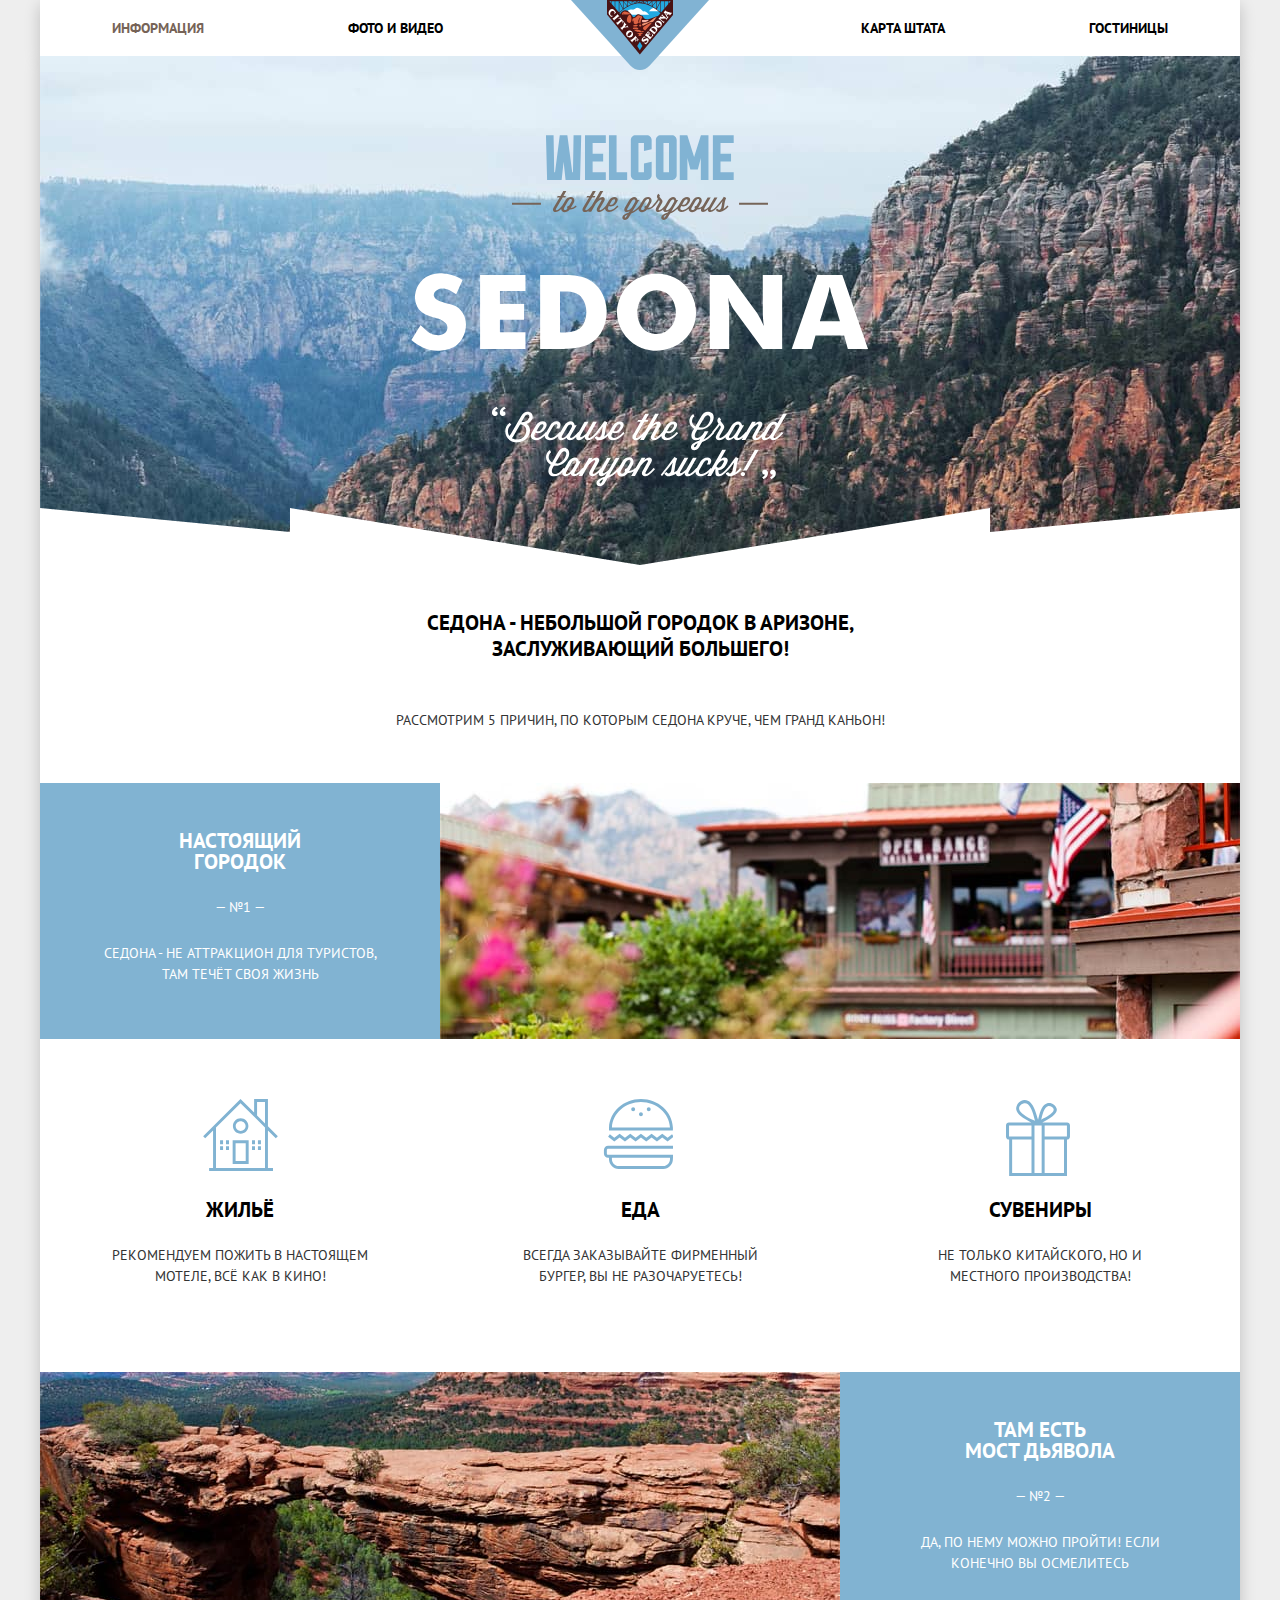
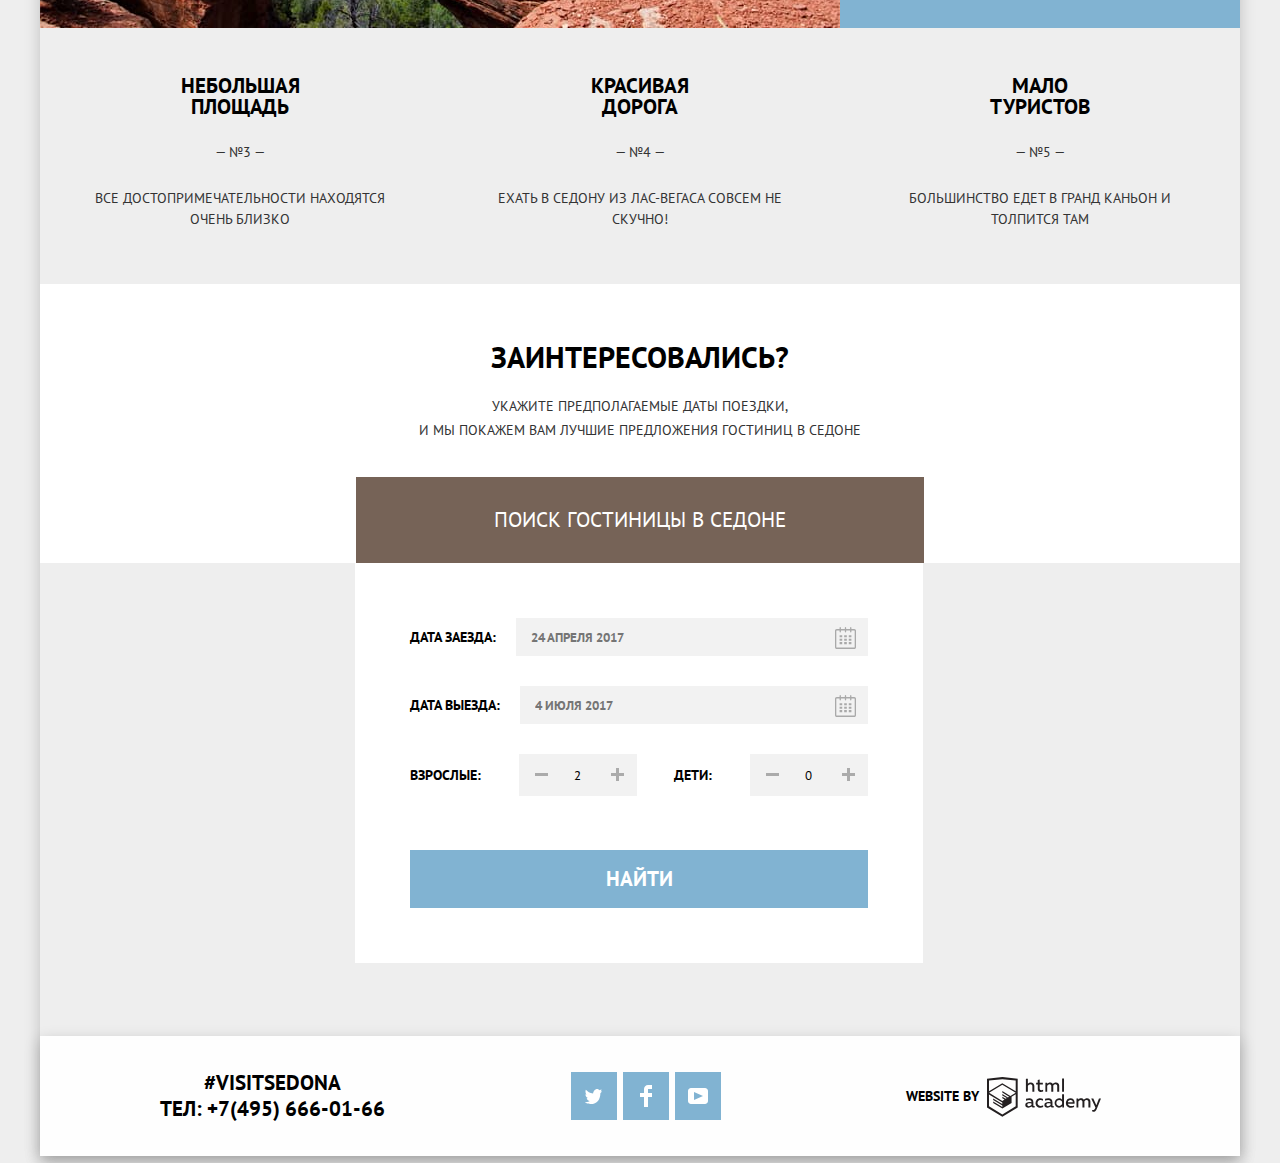
<file: index.html>
<!DOCTYPE html>
<html lang="ru">
  <head>
    <meta charset="utf-8">
    <title>HTML Academy: Седона</title>
    <link href="https://fonts.googleapis.com/css2?family=PT+Sans:wght@400;700&display=swap" rel="stylesheet">
    <link rel="stylesheet" href="css/style.css">
    <link rel="shortcut icon" href="img/favicon.ico" type="image/x-icon">
  </head>
  <body class="main-page container">

      <!-- - Хедер - -->

    <header class="main-header shadow">
      <a class="logo"><img src="img/logo.svg" width="138" height="70" alt="Логотип Седоны"></a>
      <nav class="main-nav">
        <ul class="site-navigation">
          <li class="site-navigation-item"><a class="nav-link active-page" href="#">Информация</a></li>
          <li class="site-navigation-item"><a class="nav-link" href="#">Фото и видео</a></li>
          <li class="site-navigation-item"><a class="nav-link" href="#">Карта штата</a></li>
          <li class="site-navigation-item"><a class="nav-link" href="inner.html">Гостиницы</a></li>
        </ul>
      </nav>
    </header>

    <main class="shadow">

      <!-- Промо-блок -->

      <section class="promo">
        <h1 class="visually-hidden">Седона</h1>
        <img class="promo-text" src="img/welcome.svg" width="458" height="352" alt="Подпись блока">
      </section>

      <!-- Преимущества -->

      <section class="features">
        <h2 class="features-title">Седона - небольшой городок в Аризоне, заслуживающий большего!</h2>
        <p class="features-text">Рассмотрим 5 причин, по которым Седона круче, чем Гранд Каньон!</p>
          <ul class="feature-rows">

            <li class="feature-row">
              <ol class="advantages">
                <li class="advantage advantage-blue">
                  <h3 class="advantage-title">Настоящий городок</h3>
                  <span class="advantage-number">— №1 —</span>
                  <p class="advantage-text">Седона - не аттракцион для туристов, там течёт своя жизнь</p>
                </li>
              </ol>
              <div class="feature-row-img">
                <img src="img/feature1.jpg" width="800" height="256" alt="Отель в Седоне">
              </div>
            </li>

            <li class="feature-row">
              <ul class="service">
                <li class="service-item accomodation">
                  <h3 class="service-title">Жильё</h3>
                  <p class="service-text">Рекомендуем пожить в настоящем мотеле, всё как в кино!</p>
                </li>
                <li class="service-item cuisine">
                  <h3 class="service-title">Еда</h3>
                  <p class="service-text">Всегда заказывайте фирменный бургер, вы не разочаруетесь!</p>
                </li>
                <li class="service-item souvenirs">
                  <h3 class="service-title">Сувениры</h3>
                  <p class="service-text">Не только китайского, но и местного производства!</p>
                </li>
              </ul>
            </li>

            <li class="feature-row">
              <div class="feature-row-img">
                <img src="img/feature2.jpg" width="800" height="256" alt="Каньон в Седоне">
              </div>
              <ol class="advantages" start="2">
                <li class="advantage advantage-blue">
                  <h3 class="advantage-title">Там есть<br> Мост дьявола</h3>
                  <span class="advantage-number">— №2 —</span>
                  <p class="advantage-text">Да, по нему можно пройти! Если конечно вы осмелитесь</p>
                </li>
              </ol>
            </li>

            <li class="feature-row">
              <ol class="advantages" start="3">
                <li class="advantage advantage-grey">
                  <h3 class="advantage-title">Небольшая площадь</h3>
                  <span class="advantage-number">— №3 —</span>
                  <p class="advantage-text">Все достопримечательности находятся очень близко</p>
                </li>
                <li class="advantage advantage-grey">
                  <h3 class="advantage-title">Красивая дорога</h3>
                  <span class="advantage-number">— №4 —</span>
                  <p class="advantage-text">Ехать в Седону из Лас-Вегаса совсем не скучно!</p>
                </li>
                <li class="advantage advantage-grey">
                  <h3 class="advantage-title">Мало<br> туристов</h3>
                  <span class="advantage-number">— №5 —</span>
                  <p class="advantage-text">Большинство едет в Гранд Каньон и толпится там</p>
                </li>
              </ol>
            </li>
          </ul>
      </section>

     <!-- Бронирование -->

      <section class="booking">
        <h2 class="booking-title">Заинтересовались?</h2>
        <p class="booking-text">Укажите предполагаемые даты поездки,<br> и мы покажем вам лучшие предложения гостиниц в Седоне</p>
        <button class="booking-button">Поиск гостиницы в Седоне</button>
      </section>

    <!-- Карта -->

      <section class="map">
        <h2 class="visually-hidden">Где мы находимся</h2>

            <!-- Форма -->

      <section class="form">
        <h2 class="visually-hidden">Форма бронирования</h2>
        <form class="booking-form" action="https://echo.htmlacademy.ru" method="post">

          <div class="form-wrapper">

            <div class="arrival-wrapper">
            <label class="form-label" for="arrival">Дата заезда:</label>
            <input class="form-input date" type="text" name="arrival" id="arrival" placeholder="24 апреля 2017">
            </div>
          
            <div class="departure-wrapper">
            <label class="form-label" for="departure">Дата выезда:</label>
            <input class="form-input date" type="text" name="departure" id="departure" placeholder="4 июля 2017">
            </div>

            <div class="tourists-wrapper">
            <label class="form-label" for="adults">Взрослые:</label>

            <div class="adults-count">            
              <button class="adults-minus" type="button" aria-label="minus"></button>
              <input class="form-input adults" type="text" name="adults" id="adults" value="2">
              <button class="adults-plus" type="button" aria-label="plus"></button>
            </div>

            <label class="form-label" for="kids">Дети:</label>

            <div class="kids-count">
              <button class="kids-minus" type="button" aria-label="minus"></button>
              <input class="form-input kids" type="text" name="kids" id="kids" value="0">
              <button class="kids-plus" type="button" aria-label="plus"></button>
            </div>
            </div>
            
            <button class="form-button" type="submit">Найти</button>
          </div>
        </form>
      </section>

        <!-- <img src="img/map.png" width="1199" height="594" alt="Карта места"> -->
        <iframe class="sedona-map" src="https://www.google.com/maps/embed?pb=!1m18!1m12!1m3!1d26190.3645771725!2d-111.81087323758776!3d34.861363632517076!2m3!1f0!2f0!3f0!3m2!1i1024!2i768!4f13.1!3m3!1m2!1s0x872da132f942b00d%3A0x5548c523fa6c8efd!2z0KHQtdC00L7QvdCwLCDQkNGA0LjQt9C-0L3QsCA4NjMzNiwg0KHQqNCQ!5e0!3m2!1sru!2sru!4v1591635783206!5m2!1sru!2sru"  width="1200" height="594" allowfullscreen="" tabindex="0" title="Карта места"></iframe>
      </section>
    </main>

    <!-- Футер -->

    <footer class="main-footer shadow">
      <div class="contacts">
        <span class="hashtag">#Visitsedona</span>
        <a class="phone" href="tel:+74956660166">Тел: +7(495) 666-01-66</a>
      </div>

      <div class="social">
        <ul class="social-list">
          <li class="social-item"><a class="social-link twitter" href="#" aria-label="Twitter">Twitter</a></li>
          <li class="social-item"><a class="social-link facebook" href="#" aria-label="Facebook">Facebook</a></li>
          <li class="social-item"><a class="social-link youtube" href="#" aria-label="Youtube">Youtube</a></li>
        </ul>
      </div>

      <div class="copyright">
        <span class="made-by">website by</span>
        <a class="htmlacademy" href="https://htmlacademy.ru/intensive/htmlcss">html academy</a>
      </div>
    </footer>   
    <script src="js/form-slide.js"></script>
    <script src="js/clicker.js"></script>
  </body>
</html>
</file>
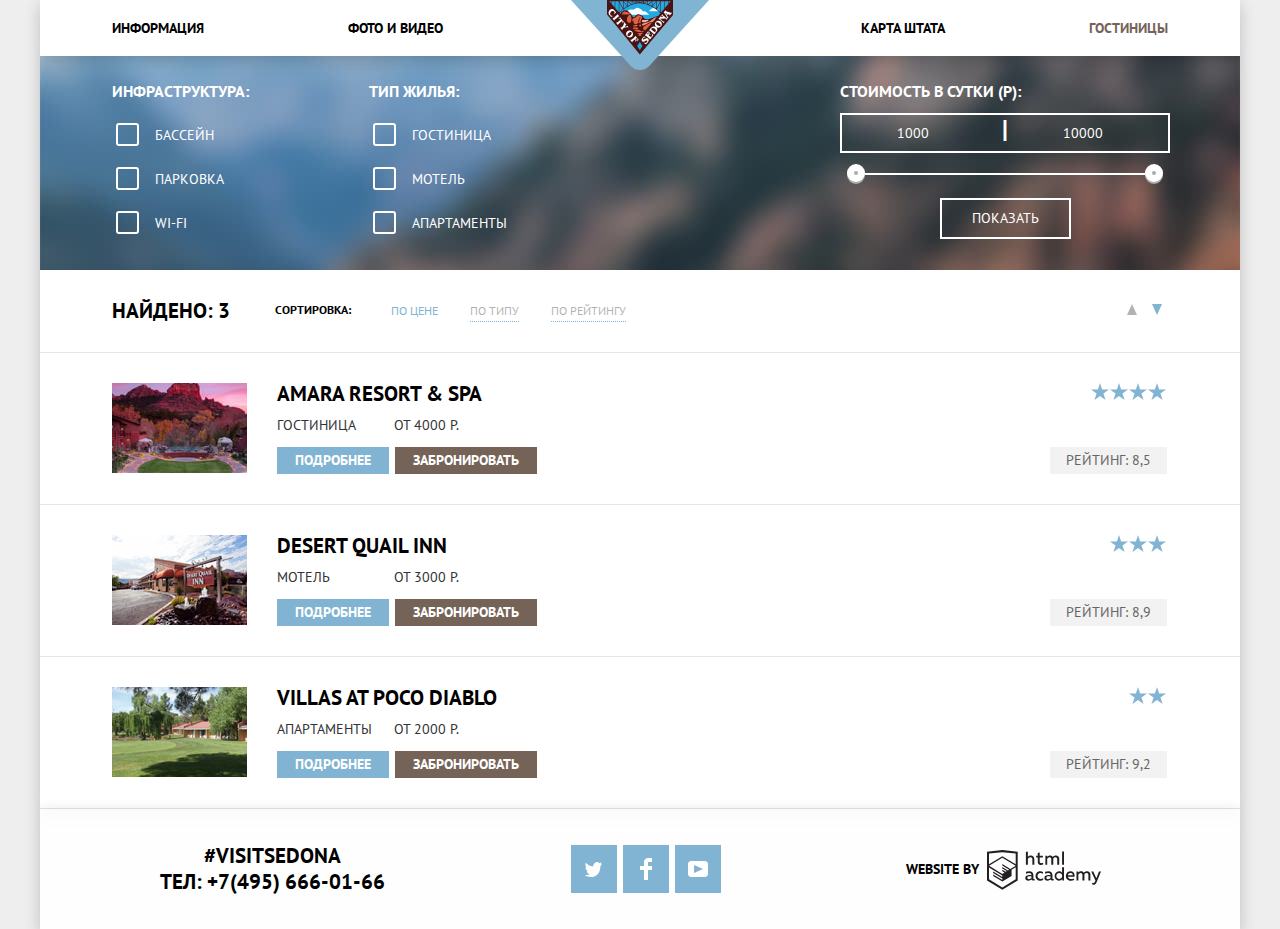
<file: inner.html>
<!DOCTYPE html>
<html lang="ru">
  <head>
        <meta charset="utf-8">
        <title>HTML Academy: Седона</title>
        <link href="https://fonts.googleapis.com/css2?family=PT+Sans:wght@400;700&display=swap" rel="stylesheet">
        <link rel="stylesheet" href="css/style.css">
        <link rel="shortcut icon" href="img/favicon.ico" type="image/x-icon">
    </head>
    <body class="container">

      <!-- Хедер -->

    <header class="main-header shadow">
      <a class="logo" href="index.html"><img src="img/logo.svg" width="138" height="70" alt="Логотип Седоны"></a>
      <nav class="main-nav">
        <ul class="site-navigation">
          <li class="site-navigation-item"><a class="nav-link" href="index.html">Информация</a></li>
          <li class="site-navigation-item"><a class="nav-link" href="#">Фото и видео</a></li>
          <li class="site-navigation-item"><a class="nav-link" href="#">Карта штата</a></li>
          <li class="site-navigation-item"><a class="nav-link active-page" href="">Гостиницы</a></li>
        </ul>
      </nav>
    </header>

    <!-- Главное -->

    <main class="shadow">
        <h1 class="visually-hidden">Каталог отелей</h1>

    <!-- Фильтр -->

        <section class="filter">
            <h2 class="visually-hidden">Фильтр отелей</h2>
            <form class="catalog-form" action="https://echo.htmlacademy.ru" method="get">
                <fieldset class="filter-fieldset">
                    <legend class="legend-title">Инфраструктура:</legend>
                    <ul class="filter-list">
                        <li class="filter-item">
                            <input class="checkbox" type="checkbox" name="pool" id="pool">    
                            <label class="filter-label" for="pool">Бассейн</label>
                        </li>
                        <li class="filter-item">
                            <input class="checkbox" type="checkbox" name="parking" id="parking">
                            <label class="filter-label" for="parking">Парковка</label>
                        </li>
                        <li class="filter-item">
                            <input class="checkbox" type="checkbox" name="wifi" id="wifi">
                            <label class="filter-label" for="wifi">Wi-Fi</label>
                        </li>
                    </ul>
                </fieldset>

                <fieldset class="filter-fieldset">
                    <legend class="legend-title">Тип жилья:</legend>
                    <ul class="filter-list">
                        <li class="filter-item">
                            <input class="checkbox" type="checkbox" name="hotel" id="hotel">
                            <label class="filter-label" for="hotel">Гостиница</label>

                        </li>
                        <li class="filter-item">
                            <input class="checkbox" type="checkbox" name="motel" id="motel">
                            <label class="filter-label" for="motel">Мотель</label>
                        </li>
                        <li class="filter-item">
                            <input class="checkbox" type="checkbox" name="apartments" id="apartments">
                            <label class="filter-label" for="apartments">Апартаменты</label>
                        </li>
                    </ul>
                </fieldset>

                <fieldset class="filter-fieldset">
                    <legend class="legend-title">Стоимость в сутки (Р):</legend>
                    <div class="range-cells">
                        <input class="range-input-1" type="number" min="1000" max="10000" name="min-price" id="range-left-cell" placeholder="От 0">
                        <span class="fence">|</span>
                        <input class="range-input-2" type="number" min="1000" max="10000" name="max-price" id="range-right-cell" placeholder="До 3000">
                    </div>

                    <div class="range-wrapper">
                        <div class="range" id="range-box">
                            <div class="range-between" id="range-ruler"></div>
                            <button class="range-button-1" type="button" id="range-left-button"></button>
                            <button class="range-button-2" type="button" id="range-right-button"></button>
                        </div>
                    </div>

                    <button class="filter-submit" type="submit">Показать</button>
                </fieldset>

            </form>
        </section>

        <!-- Отели  -->

        <section class="hotels">
            <h2 class="visually-hidden">Карточки отелей</h2>

            <div class="underline">
                <div class="catalog-container sort-wrap">
                    <div class="results">Найдено: 3</div>

                    <div class="sort">
                        <h3 class="sort-title">Сортировка:</h3>
                        <ul class="sort-list-string">
                            <li class="sort-item active-sort"><a class="sort-by" href="#">По цене</a></li>
                            <li class="sort-item"><a class="sort-by" href="#">По типу</a></li>
                            <li class="sort-item"><a class="sort-by" href="#">По рейтингу</a></li>
                        </ul>
                        <ul class="sort-list-arrows">
                            <li class="sort-item"><a class="sort-up" href="#">По возрастанию</a></li>
                            <li class="sort-item"><a class="sort-down active-arrow" href="#">По убыванию</a></li>
                        </ul>
                    </div>
                </div>
            </div>

            <div class="hotel-cards">
                <ul class="hotel-list">

                    <li class="underline">
                        <div class="hotel-item catalog-container">
                            <img src="img/hotel1.jpg" width="135" height="90" alt="Amara Resort & Spa">

                            <div class="hotel-info">
                                <h3 class="hotel-name">Amara Resort & Spa</h3>
                                <div class="name-wrap">
                                    <span class="hotel-type">Гостиница</span>
                                    <span class="hotel-price">От 4000 Р.</span>
                                </div>
                                <div class="buttons-wrap">
                                    <a class="more-info" href="#">Подробнее</a>
                                    <a class="book" href="#">Забронировать</a>
                                </div>
                            </div>

                            <div class="hotel-rate">
                                <ul class="stars">
                                    <li class="star"><img src="img/star.png" width="19" height="17" alt="Звезда"></li>
                                    <li class="star"><img src="img/star.png" width="19" height="17" alt="Звезда"></li>
                                    <li class="star"><img src="img/star.png" width="19" height="17" alt="Звезда"></li>
                                    <li class="star"><img src="img/star.png" width="19" height="17" alt="Звезда"></li>
                                </ul>
                                <span class="rating">Рейтинг: 8,5</span>
                            </div>
                        </div>
                    </li>

                    <li class="underline">
                        <div class="hotel-item catalog-container">
                            <img src="img/hotel2.jpg" width="135" height="90" alt="Desert Quail Inn">

                            <div class="hotel-info">
                                <h3 class="hotel-name">Desert Quail Inn</h3>
                                <div class="name-wrap">
                                    <span class="hotel-type">Мотель</span>
                                    <span class="hotel-price">От 3000 Р.</span>
                                </div>
                                <div class="buttons-wrap">
                                    <a class="more-info button" href="#">Подробнее</a>
                                    <a class="book button" href="#">Забронировать</a>
                                </div>
                            </div>

                            <div class="hotel-rate">
                                <ul class="stars">
                                    <li class="star"><img src="img/star.png" width="19" height="17" alt="Звезда"></li>
                                    <li class="star"><img src="img/star.png" width="19" height="17" alt="Звезда"></li>
                                    <li class="star"><img src="img/star.png" width="19" height="17" alt="Звезда"></li>
                                </ul>
                                <span class="rating">Рейтинг: 8,9</span>
                            </div>
                        </div>
                    </li>

                    <li class="underline">
                        <div class="hotel-item catalog-container">
                            <img src="img/hotel3.jpg" width="135" height="90" alt="Villas at Poco Diablo">

                            <div class="hotel-info">
                                <h3 class="hotel-name">Villas at Poco Diablo</h3>
                                <div class="name-wrap">
                                    <span class="hotel-type">Апартаменты</span>
                                    <span class="hotel-price">От 2000 Р.</span>
                                </div>

                                <div class="buttons-wrap">
                                    <a class="more-info button" href="#">Подробнее</a>
                                    <a class="book button" href="#">Забронировать</a>
                                </div>
                            </div>

                            <div class="hotel-rate">
                                <ul class="stars">
                                    <li class="star"><img src="img/star.png" width="19" height="17" alt="Звезда"></li>
                                    <li class="star"><img src="img/star.png" width="19" height="17" alt="Звезда"></li>
                                </ul>
                                <span class="rating">Рейтинг: 9,2</span>
                            </div>
                        </div>
                    </li>

                </ul>
            </div>
        </section>
    </main>

    <!-- Футер -->

    <footer class="main-footer inner-footer shadow">
        <div class="contacts">
            <span class="hashtag">#Visitsedona</span>
            <a class="phone" href="tel:+74956660166">Тел: +7(495) 666-01-66</a>
        </div>
    
        <div class="social">
            <ul class="social-list">
                <li class="social-item"><a class="social-link twitter" href="#" aria-label="Twitter">Twitter</a></li>
                <li class="social-item"><a class="social-link facebook" href="#" aria-label="Facebook">Facebook</a></li>
                <li class="social-item"><a class="social-link youtube" href="#" aria-label="Youtube">Youtube</a></li>
            </ul>
        </div>
    
        <div class="copyright">
            <span class="made-by">website by</span>
            <a class="htmlacademy" href="https://htmlacademy.ru/intensive/htmlcss">html academy</a>
        </div>
    </footer> 
    <script src="js/range.js"></script> 
</body>
</html>
</file>
<file: css/style.css>
:root {
    --black: #000000;
    --white: #ffffff;
    --white-on-click: rgba(255, 255, 255, 0.3);
    --brand-blue: #81b3d2;
    --brand-blue-hover: #669ec0;
    --brand-blue-active: #5496bd;
    --brand-brown: #766357;
    --brand-brown-hover: #604e43;
    --brand-brown-active: #503e33;
    --dark-grey: #333333;
    --background-grey: #eeeeee;
    --input-grey: #f2f2f2;
    --input-grey-hover: #ebebeb;
    --input-border-focus: #e5e5e5;
    --range-button-grey: #ababab;
    --rating-grey: #666666;
    --checkbox-disabled: #6a6a6a;
    --active-brown: #766357;
    --footer-background: rgba(255, 255, 255, 0.9);
}


body {
    position: relative;
    margin: 0 auto;
    padding: 0;
    width: 1280px;
    font-family: "PT Sans", "Arial", sans-serif;
    font-size: 14px;
    line-height: 21px;
    color: var(--black);
    text-align: left;
    font-weight: 700;
    text-transform: uppercase;
    background-color: var(--background-grey);
}

.container {
    width: 1200px;
    margin: 0 auto;
    padding: 0;
}

.catalog-container {
    width: 1055px;
    margin: 0 72px;
}

.shadow {
    box-shadow: 0px 5px 15px rgba(0, 1, 1, 0.2);
}

.visually-hidden {
    position: absolute;
    clip: rect(1px 1px 1px 1px); /* IE6, IE7 */
    clip: rect(1px, 1px, 1px, 1px);
    padding: 0;
    border: 0;
    height: 1px;
    width: 1px;
    overflow: hidden;
}

.main-header {
    position: relative;
    min-height: 56px;
    background-color: var(--white);
}
  
.main-footer {
    position: absolute;
    bottom: 0;
    left: 0;
    min-height: 120px;
    width: 100%;
}

.inner-footer {
    position: relative;
}

/* Хедер */

.logo {
    position: absolute;
    top: 0;
    left: 531px;
    z-index: 5;
}

.site-navigation {
    margin: 0;
    padding: 0;
    list-style: none;
    display: flex;
    justify-content: space-between;
    flex-wrap: wrap;
}

.site-navigation-item {
    padding: 15px 72px;
}

.site-navigation-item:nth-child(2) {
    margin-right: auto;
}

.site-navigation-item:nth-child(3) {
    margin-left: auto;
}

.nav-link {
    color: var(--black);
    font-size: 14px;
    line-height: 26px;
    text-align: center;
    text-decoration: none;
}

.nav-link:hover {
    color: var(--brand-blue);
    transition: color 0.2s ease-in-out;
}

.nav-link:active {
    color: var(--black);
    opacity: 0.3;
}

.active-page {
    color: var(--active-brown);
}

/* ----------------------------Главная страница---------------------------------- */

/* Промо-блок */

.promo {
    position: relative;
    width: 1200px;
    height: 509px;
    background-image: url("../img/promo.jpg");
    background-color: var(-);
    display: flex;
    justify-content: center;
    align-items: center;
}

.promo::after {
    position: absolute;
    content: "";
    left: 0;
    bottom: 0;
    width: 1200px;
    height: 57px;
    background-image: url("../img/promo-shape.png");
}

/* Преимущества */

.features {
    position: relative;
    z-index: 10;
    padding: 45px 0 0 0;
    background-color: var(--white);
    display: flex;
    flex-direction: column;
    justify-content: space-between;
    align-items: center;
}

.features-title {
    margin: 0 0 45px 0;
    font-size: 21px;
    line-height: 26px;
    font-weight: 700;
    text-align: center;
    max-width: 470px;
}

.features-text {
    margin: 0 0 50px 0;
    padding: 0 100px;
    line-height: 26px;
    text-align: center;
    font-weight: 400;
    color: var(--dark-grey);
}

.feature-rows,
.advantages,
.service {
    margin: 0;
    padding: 0;
    list-style: none;
}

.feature-row {
    display: flex;
    align-items: stretch;
}

.feature-row-img {
    width: 800px;
    height: 256px;
    object-fit: cover;
}

.advantage {
    padding: 47px 52px 53px;
    display: flex;
    flex-direction: column;
    justify-content: flex-start;
    align-items: center;
    min-height: 256px;
    width: 400px;
    box-sizing: border-box;
}

.advantage-blue {
    background-color: var(--brand-blue);
    color: var(--white)
}

.advantage-grey {
    background-color: var(--background-grey);
}

.advantage-title {
    margin: 0 0 25px 0;
    font-size: 21px;
    font-weight: 700;
    text-align: center;
    max-width: 170px;
}

.advantage-number {
    margin: 0 0 25px 0;
    display: block;
    color: var(--white);
    font-weight: 400;
    text-align: center;
}

.advantage-grey .advantage-number {
    color: var(--dark-grey);
}

.advantage-text {
    margin: 0;
    text-align: center;
    font-weight: 400;
}

.service {
    background-color: var(--white);
    display: flex;
    justify-content: stretch;
}

.service-item {
    padding: 160px 72px 82px;
    position: relative;
    display: flex;
    flex-direction: column;
    justify-content: flex-start;
    min-height: 333px;
    width: 400px;
    box-sizing: border-box;
}

.accomodation::before {
    position: absolute;
    content: "";
    top: 60px;
    left: 163px;
    background-image: url("../img/icon-1.svg");
    width: 75px;
    height: 72px;
}

.cuisine::before {
    position: absolute;
    content: "";
    top: 60px;
    left: 163px;
    background-image: url("../img/icon-3.svg");
    width: 70px;
    height: 70px;
}

.souvenirs::before {
    position: absolute;
    content: "";
    top: 60px;
    left: 166px;
    background-image: url("../img/icon-2.svg");
    width: 64px;
    height: 77px;
}

.service-title {
    margin: 0 0 25px 0;
    font-size: 21px;
    font-weight: 700;
    text-align: center;
}

.service-text {
    margin: 0;
    color: var(--dark-grey);
    text-align: center;
    font-weight: 400;
}

.advantage-grey .advantage-text {
    color: var(--dark-grey);
}

.advantages {
    display: flex;
}

/* Бронирование */

.booking {
    position: relative;
    z-index: 10;
    padding-top: 61px;
    background-color: var(--white);
    display: flex;
    flex-direction: column;
    justify-content: center;
    align-items: center;
}

.booking-title {
    margin: 0 0 25px 0;
    padding: 0 100px;
    font-size: 30px;
    line-height: 24px;
    text-align: center;
    font-weight: 700;
}

.booking-text {
    margin: 0 auto 35px;
    padding: 0 100px;
    line-height: 24px;
    text-align: center;
    font-weight: 400;
    color: var(--dark-grey);
}

.booking-button {
    padding: 30px 50px;
    min-height: 86px;
    width: 568px;
    font-family: "PT Sans", "Arial", sans-serif;
    background-color: var(--brand-brown);
    color: var(--white);
    font-size: 21px;
    line-height: 26px;
    text-transform: uppercase;
    text-align: center;
    border: none;
}

.booking-button:hover {
    background-color: var(--brand-brown-hover);
    transition: 0.2s ease-in-out;
}

.booking-button:active {
    background-color: var(--brand-brown-active);
    color: var(--white-on-click);
}

/* Форма */

.form {
    margin: 0 auto;
    position: absolute;
    top: 0;
    left: 315px;
}

.booking-form {
    position: absolute;
    z-index: 0;
    padding-top: 55px;
    width: 568px;
    min-height: 340px;
    margin: 0 auto;
    background-color: var(--white);
    box-sizing: border-box;
    transform: translateY(0%);
    transition: 1s;
}

.hide {
    transform: translateY(-100%);
    transition: 1s;
    overflow: hidden;
}

.form-wrapper {
    max-width: 458px;
    min-height: 340px;
    margin: 0 auto;
    display: flex;
    flex-direction: column;
    align-items: stretch;
}

.arrival-wrapper,
.departure-wrapper {
    display: flex;
    align-items: center;
    justify-content: stretch;
    margin-bottom: 30px;
}


.tourists-wrapper {
    display: flex;
    align-items: center;
    justify-content: space-between;
}

.form-label {
    line-height: 26px;
    font-weight: 700;
    margin-right: 20px;
}

.form-input {
    padding: 0;
    min-height: 38px;
    font-family: "PT Sans", "Arial", sans-serif;
    background-color: var(--input-grey);
    line-height: 26px;
    border: 2px solid var(--input-grey);
    flex-grow: 1;
    border-image: none;
    box-sizing: border-box;
}

.form-input[placeholder] {
    padding-left: 13px;
    font-size: 30x;
    font-weight: 700;
    color: var(--black);
    text-transform: uppercase;
}

.form-input.date {
    background-image: url("../img/calendar-grey.svg");
    background-repeat: no-repeat;
    background-position: 97% 50%;
}

.form-input.date:hover {
    background-image: url("../img/calendar.svg");
}

.form-input.date:focus {
    background-image: url("../img/calendar-blue.svg");
}

.tourists-wrapper .form-label {
    margin-right: 0;
}

.tourists-wrapper .form-input {
    max-width: 114px;
}

.adults,
.kids {
    text-align: center;
    flex-grow: 0;
    width: 38px;
    height: 38px;
    padding-left: 0;
}

.adults-count,
.kids-count {
    display: flex;
    align-items: center;
    border: 2px solid var(--input-grey);
}

.adults-minus,
.adults-plus,
.kids-minus,
.kids-plus {
    position: relative;
    padding: 0;
    width: 38px;
    height: 38px;
    border: none;
    background-color: var(--input-grey);
    border: 2px solid var(--input-grey);
}

.adults-minus::before,
.kids-minus::before,
.adults-plus::before,
.kids-plus::before {
    position: absolute;
    content: "";
    top: 15px;
    left: 12px;
    width: 13px;
    height: 3px;
    background-color: var(--range-button-grey);
}

.adults-plus::after,
.kids-plus::after {
    position: absolute;
    content: "";
    top: 10px;
    left: 17px;
    height: 13px;
    width: 3px;
    background-color: var(--range-button-grey);
}

.adults-minus:hover::before,
.adults-plus:hover::before,
.adults-plus:hover::after,
.kids-minus:hover::before,
.kids-plus:hover::before,
.kids-plus:hover::after {
    background-color: var(--black);
    transition: 0.2s ease-in-out;
}

.adults-minus:active::before,
.adults-plus:active::before,
.adults-plus:active::after,
.kids-minus:active::before,
.kids-plus:active::before,
.kids-plus:active::after {
    background-color: var(--brand-blue);
    transition: 0.1s;
}

.tourists-wrapper .form-label:last-child {
    padding-left: 53px;
}

.form-input.date:hover,
.adults-count:hover,
.kids-count:hover {
    background-color: var(--input-grey-hover);
    border: 2px solid var(--input-grey-hover);
    transition: 0.2s ease-in-out;
}

.form-input.date:focus,
.adults-count:active,
.kids-count:active {
    background-color: var(--white);
    border: 2px solid var(--input-border-focus);
    outline: none;
}

.adults-minus[disabled]:hover::before,
.adults-plus[disabled]:hover::before,
.adults-plus[disabled]:hover::after,
.kids-minus[disabled]:hover::before,
.kids-plus[disabled]:hover::before,
.kids-plus[disabled]:hover::after {
    background-color: var(--range-button-grey);
}

.form-button {
    margin: 54px 0 55px;
    padding: 16px 50px;
    font-family: "PT Sans", "Arial", sans-serif;
    background-color: var(--brand-blue);
    color: var(--white);
    font-size: 21px;
    line-height: 26px;
    text-align: center;
    text-transform: uppercase;
    font-weight: 700;
    border: none;
    min-height: 58px;
    width: 458px;
}

.form-button:hover {
    background-color: var(--brand-blue-hover);
    transition: 0.2s ease-in-out;
}

.form-button:active {
    background-color: var(--brand-blue-active);
    color: var(--white-on-click);
}

/* Карта */

.map {
    position: relative;
    max-height: 593px;
}

.sedona-map {
    border: none;
}

/* ----------------------------Вторая страница---------------------------------- */


.filter {
    background-image: url(../img/filter.jpg);
    background-color: var(--brand-blue);
    background-repeat: no-repeat;
    background-size: cover;
}

.catalog-form {
    margin: 0 70px;
    padding: 25px 0 31px;
    display: flex;
}

.filter-fieldset {
    margin-right: 118px;
    padding: 0;
    border: none;
    color: var(--white);
}

.filter-fieldset:not(:last-child) {
    max-width: 180px;
}

.filter-fieldset:last-child {
    margin: 0 0 0 auto;
    display: flex;
    flex-direction: column;
    justify-content: space-between;
}

.legend-title {
    padding: 0;
    font-size: 16px;
    line-height: 21px;
    font-weight: 700;
}

.filter-fieldset:last-child .legend-title {
    max-width: 310px;
}
.filter-list {
    margin: 0;
    padding: 0;
    list-style: none;
}

.filter-item {
    margin-top: 23px;
    font-weight: 400;
}

.checkbox {
    margin: 0;
    -webkit-appearance: none;
    appearance: none;
}

.filter-label {
    padding-left: 39px;
    position: relative;
}

/* Чекбокс пустой */

.filter-label::before {
    position: absolute;
    content: "";
    top: -3px;
    left: 0;
    height: 23px;
    width: 23px;
    border: 2px solid var(--white);
    box-sizing: border-box;
    border-radius: 3px;
}

.filter-label::after {
    position: absolute;
    content: "";
    top: -1px;
    left: 6px;
    height: 11px;
    width: 19px;
    box-sizing: border-box;
    border-left: 4px solid var(--white);
    border-bottom: 4px solid var(--white);
    box-shadow: 0 2px 0 0 transparent, inset 0 -2px 0 0 transparent;
    transform: rotate(-45deg);
    display: none;
}

/* Чекбокс активный */

.checkbox:checked + .filter-label::after {
    display: block;
}

/* Чекбокс, наведение */

.filter-label:hover::before {
    border-color: var(--white);
    transition: 0.2s ease-in-out;
}
  
.filter-label:hover::after {
    border-left-color: var(--white);
    border-bottom-color: var(--white);
    transition: 0.2s ease-in-out;
}

/* Чекбокс, заблокирован */

.checkbox:checked:disabled + .filter-label::after {
    display: block;
    background-color: var(--checkbox-disabled);
}
   
.checkbox:disabled + .filter-label::before {
    display: block;
    border-color: var(--checkbox-disabled);
}

.range-cells {
    margin-top: 11px;
    border: 2px solid var(--white);
}

.range-input-1,
.range-input-2 {
    padding: 0;
    width: 156px;
    height: 36px;
    background-color: transparent;
    border: none;
    color: var(--white);
    font-size: 14px;
    line-height: 21px;
    font-family: "PT Sans", "Arial", sans-serif;
    text-align: center;
    text-transform: uppercase;
}

.range-input-1::placeholder,
.range-input-2::placeholder {
    color: var(--white);
    font-size: 14px;
    line-height: 21px;
    font-family: "PT Sans", "Arial", sans-serif;
    text-align: center;
}

.fence {
    font-size: 26px;
    line-height: 26px;
}

.range {
    position: relative;
    margin-right: auto;
    margin-left: auto;
    width: 316px;
    height: 2px;
    background-color: var(--range-button-grey);
}

.range-between {
    margin: 20px auto 0;
    width: 316px;
    height: 2px;
    background-color: var(--white);
}

.range-button-1,
.range-button-2 {
    padding: 0;
    position: absolute;
    top: 0;
    width: 4px;
    height: 4px;
    cursor: move;
    transform: translateY(-50%);
    background-color: var(--range-button-grey);
    border: 7px solid var(--white);
    box-sizing: content-box;
    border-radius: 50%;
    box-shadow: 0 2px var(--range-button-grey);
}

.filter-submit {
    margin: 23px auto 0;
    padding: 8px 30px;
    background-color: transparent;
    border: 2px solid var(--white);
    box-sizing: border-box;
    color: var(--white);
    font-family: "PT Sans", "Arial", sans-serif;
    text-transform: uppercase;
    font-size: 14px;
    line-height: 21px;
    min-height: 36px;
    max-width: 310px;
}

.filter-submit:hover {
    background-color: var(--white);
    color: var(--black);
    transition: 0.3s ease-in-out;
}

/* Отели */

.hotels {
    background-color: var(--white);
}

.underline {
    border-bottom: 1px solid var(--input-border-focus);
}

.sort-wrap {
    padding: 30px 0;
    display: flex;
    align-items: flex-start;
}

.results {
    margin: 0;
    font-size: 21px;
    line-height: 21px;
    font-weight: 700;
    min-width: 163px;
}

.sort {
    display: flex;
    flex-grow: 1;
    justify-content: space-between;
}

.sort-title {
    padding-top: 4px;
    margin: 0 40px 0 0;
    font-size: 12px;
    line-height: 12px;
}

.sort-list-string,
.sort-list-arrows {
    margin: 0;
    padding: 0;
    list-style: none;
    display: flex;
}

.sort-list-arrows {
    position: relative;
    margin-left: auto;
    width: 40px;
}

.sort-list-arrows .sort-item:first-child {
    position: absolute;
    left: 0;
    bottom: 7px;
}
.sort-list-arrows .sort-item:last-child {
    position: absolute;
    left: 25px;
    top: 0;
}
.sort-list-string .sort-item {
    border-bottom: 1px dotted var(--brand-blue);
    margin-right: 32px;
}

.sort-list-string .sort-item:active {
    border-bottom: 1px solid transparent;
}

.sort-list-string .sort-item.active-sort {
    border-bottom: 1px solid transparent;
}

.sort-item.active-sort .sort-by {
    opacity: 1;
    color: var(--brand-blue);
}

.sort-by {
    text-decoration: none;
    color: var(--black);
    opacity: 0.3;
    font-size: 12px;
    line-height: 12px;
    font-weight: 400;
}

.sort-by:hover {
    color: var(--brand-blue);
    opacity: 1;
    transition: 0.2s ease-in-out;
}

.sort-by:active {
    color: var(--black);
    opacity: 1;
}

.sort-up {
    text-decoration: none;
    color: var(--black);
    width: 10px;
    height: 22px;
    box-sizing: border-box;
    opacity: 0.3;
    font-size: 0;
    border: 5px solid transparent;
    border-bottom: 11px solid var(--black);
}

.sort-down {
    text-decoration: none;
    color: var(--black);
    width: 10px;
    height: 22px;
    box-sizing: border-box;
    opacity: 0.3;
    font-size: 0;
    border: 5px solid transparent;
    border-top: 11px solid var(--black);
}

.sort-up:hover,
.sort-down:hover {
    opacity: 1;
    transition: 0.2s ease-in-out;
}

.sort-up:active {
    border-bottom: 11px solid var(--brand-blue);
}

.sort-down:active {
    border-top: 11px solid var(--brand-blue);
}

.sort-down.active-arrow {
    border-top: 11px solid var(--brand-blue);
    opacity: 1;
}

.sort-up.active-arrow {
    border-bottom: 11px solid var(--brand-blue);
    opacity: 1;
}

.hotel-list {
    margin: 0;
    padding: 0;
    list-style: none;
}

.hotel-item {
    margin: 30px 72px;
    display: flex;
    justify-content: space-between;
    align-items: space-between;
}

.hotel-info {
    margin-left: 30px;
    margin-right: auto;
    display: flex;
    flex-direction: column;
    /* justify-content: space-between; */
    min-width: 300px;
}
.hotel-name {
    margin: 0 0 11px 0;
    font-size: 21px;
    line-height: 21px;
    font-weight: 700;
}

.name-wrap {
    margin-bottom: 11px;
    position: relative;
    display: flex;
    justify-content: space-between;
}

.hotel-name:hover {
    color: var(--brand-blue);
    transition: color 0.3s ease-in-out;
    cursor: pointer;
}

.hotel-name:active {
    color: var(--black);
    opacity: 0.3;
}

.hotel-type {
    max-width: 110px;
}

.hotel-type,
.hotel-price {
    color: var(--dark-grey);
    font-weight: 400;
}

.hotel-price {
    position: absolute;
    top: 0;
    left: 117px;
    max-width: 140px;
}

.buttons-wrap {
    display: flex;
}

.more-info {
    padding: 3px 18px;
    margin-right: 6px;
    max-width: 300px;
    font-weight: 700;
    text-align: center;
    line-height: 21px;
    color: var(--white);
    text-decoration: none;
    background-color: var(--brand-blue);
    box-sizing: border-box;
}

.more-info:hover {
    background-color: var(--brand-blue-hover);
    transition: 0.2s ease-in-out;
}

.more-info:active {
    background-color: var(--brand-blue-active);
    color: var(--white-on-click);
}

.book {
    padding: 3px 18px;
    max-width: 300px;
    font-weight: 700;
    text-align: center;
    line-height: 21px;
    color: var(--white);
    text-decoration: none;
    background-color: var(--brand-brown); 
    box-sizing: border-box;
}

.book:hover {
    background-color: var(--brand-brown-hover);
    transition: 0.2s ease-in-out;
}

.book:active {
    background-color: var(--brand-brown-active);
    color: var(--white-on-click);
}

.hotel-rate {
    display: flex;
    flex-direction: column;
    justify-content: space-between;
    align-items: flex-end;
    max-width: 150px;
}

.stars {
    margin: 0;
    padding: 0;
    list-style: none;
    display: flex;
    justify-content: flex-end;
    flex-wrap: wrap;
}

.rating {
    padding: 3px 16px;
    color: var(--rating-grey);
    background-color: var(--input-grey);
    text-align: center;
    line-height: 21px;
    font-weight: 400;
}

/* ----------------------------Вторая страница---------------------------------- */

/* Футер */

.main-footer {
    background-color: var(--footer-background);
    display: flex;
    justify-content: space-between;
    align-items: center;
}

.contacts {
    margin-left: 120px;
    font-size: 21px;
    line-height: 26px;
    text-align: center;
    font-weight: 700;
}

.hashtag {
    display: block;
    max-width: 250px;
}

.phone {
    display: block;
    color: var(--black);
    text-decoration: none;
    max-width: 250px;
}

.social-list {
    margin: 0;
    padding: 0;
    list-style: none;
    max-width: 350px;
    display: flex;
    flex-wrap: wrap;
    justify-content: center;
}

.social-link {
    margin: 3px;
    display: block;
    font-size: 0;
    width: 46px;
    height: 48px;
    background-color: var(--brand-blue);
}

.social-link:hover {
    background-color: var(--brand-blue-hover);
    transition: 0.3s ease-in-out;
}

.social-link:active {
    background-color: var(--brand-blue-active);
}

.twitter {
    background-image: url("../img/twitter.svg");
    background-repeat: no-repeat;
    background-position: center center;
}

.facebook {
    background-image: url("../img/facebook.svg");
    background-repeat: no-repeat;
    background-position: center center;
}

.youtube {
    background-image: url("../img/youtube.svg");
    background-repeat: no-repeat;
    background-position: center center;
}

.twitter:active {
    background-image: url(../img/twitter-active.svg);
}

.facebook:active {
    background-image: url(../img/facebook-active.svg);
}

.youtube:active {
    background-image: url(../img/youtube-active.svg);
}

.copyright {
    margin-right: 138px;
    display: flex;
    align-items: center;
}

.made-by {
    margin-right: 8px;
    display: block;
    line-height: 26px;
    text-align: center;
    max-width: 120px;
}

.htmlacademy {
    display: block;
    font-size: 0;
    width: 115px;
    height: 41px;
    background-image: url("../img/logo-htmlacademy.svg");
    background-repeat: no-repeat;
    background-position: 0 0;
}

.htmlacademy:hover {
    background-image: url("../img/logo-htmlacademy-blue.svg");
    transition: 0.3s ease-in-out;
}

.htmlacademy:active {
    background-image: url("../img/logo-htmlacademy-grey.svg");
}
</file>
